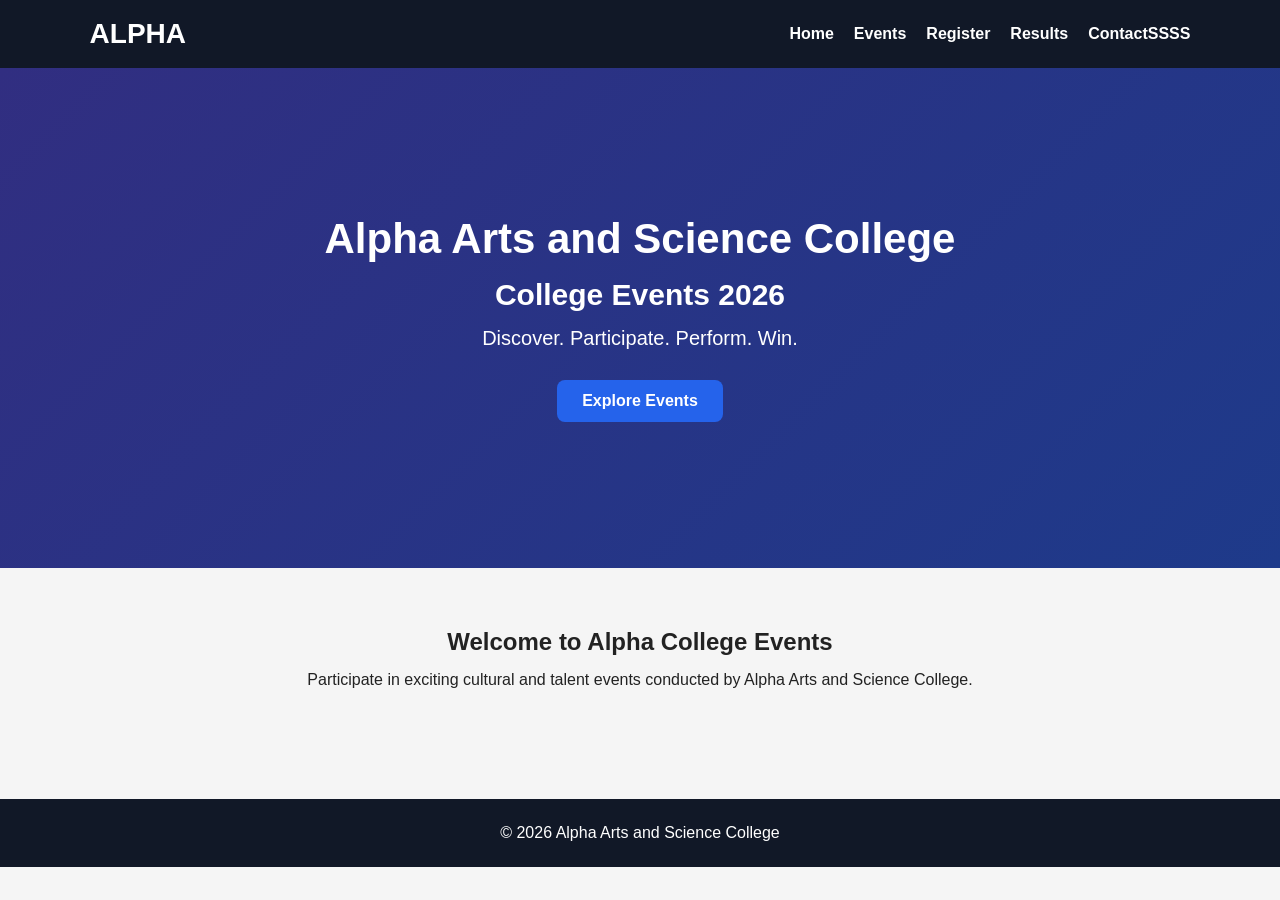
<file: index.html>
<!DOCTYPE html>
<html lang="en">
<head>
    <meta charset="UTF-8">
    <meta name="viewport" content="width=device-width, initial-scale=1.0">
    <title>Alpha Arts and Science College - Events</title>
    <link rel="stylesheet" href="css/style.css">
</head>

<body>

<header>
    <div class="logo">ALPHA</div>

    <nav>
        <a href="index.html">Home</a>
        <a href="events.html">Events</a>
        <a href="register.html">Register</a>
        <a href="results.html">Results</a>
        <a href="contact.html">ContactSSSS</a>
    </nav>
</header>

<section class="hero">
    <div>
        <h1>Alpha Arts and Science College</h1>
        <h2>College Events 2026</h2>
        <p>Discover. Participate. Perform. Win.</p>

        <a href="events.html" class="btn">Explore Events</a>
    </div>
</section>

<section class="about">
    <h2>Welcome to Alpha College Events</h2>
    <p>
        Participate in exciting cultural and talent events conducted
        by Alpha Arts and Science College.
    </p>
</section>

<footer>
    <p>© 2026 Alpha Arts and Science College</p>
</footer>

</body>
</html>
</file>
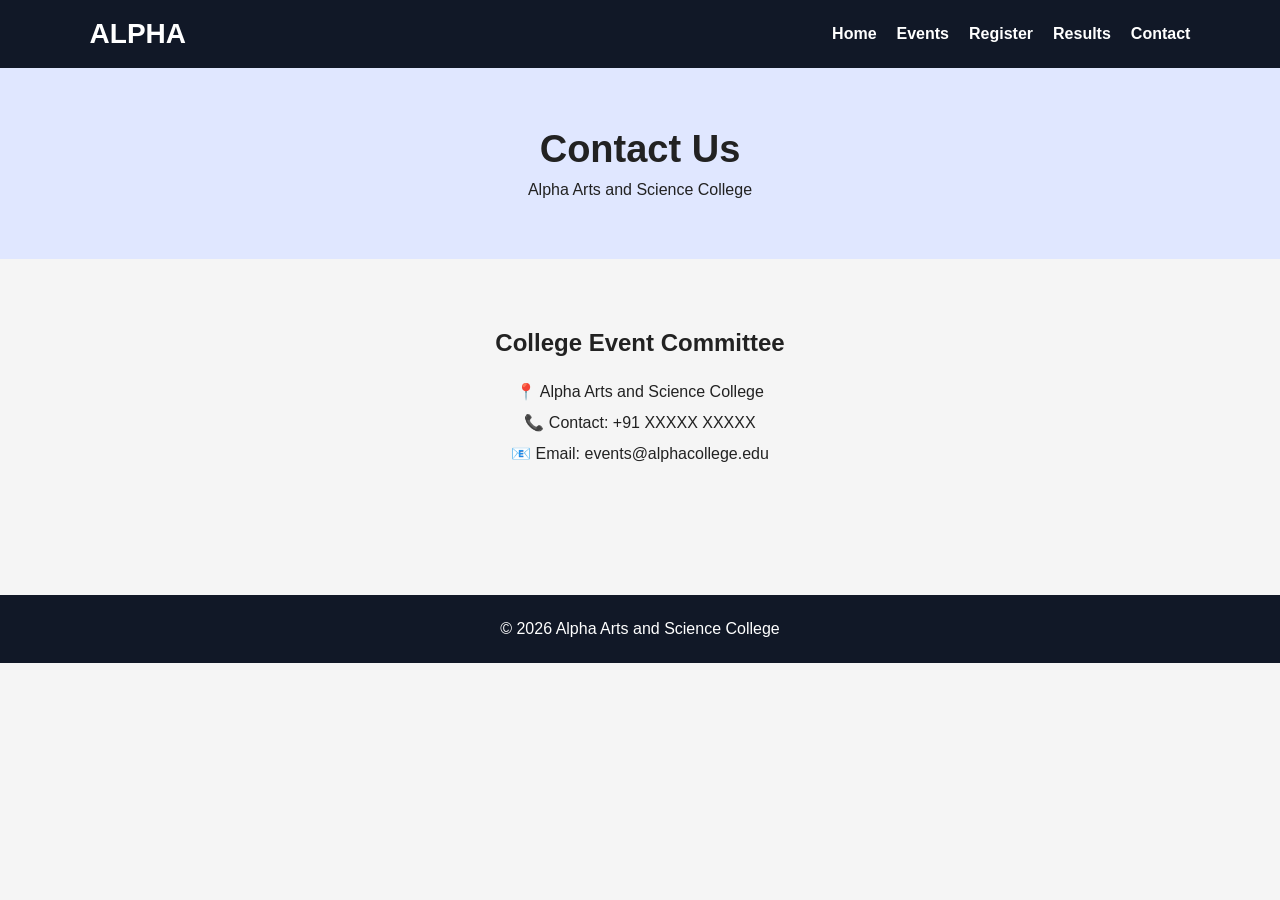
<file: contact.html>
<!DOCTYPE html>
<html lang="en">

<head>
    <meta charset="UTF-8">
    <meta name="viewport" content="width=device-width, initial-scale=1.0">

    <title>Contact - Alpha College</title>

    <link rel="stylesheet" href="css/style.css">
</head>

<body>

<header>
    <div class="logo">ALPHA</div>

    <nav>
        <a href="index.html">Home</a>
        <a href="events.html">Events</a>
        <a href="register.html">Register</a>
        <a href="results.html">Results</a>
        <a href="contact.html">Contact</a>
    </nav>
</header>

<section class="page-title">
    <h1>Contact Us</h1>
    <p>Alpha Arts and Science College</p>
</section>

<section class="contact">

    <h2>College Event Committee</h2>

    <p>📍 Alpha Arts and Science College</p>
    <p>📞 Contact: +91 XXXXX XXXXX</p>
    <p>📧 Email: events@alphacollege.edu</p>

</section>

<footer>
    <p>© 2026 Alpha Arts and Science College</p>
</footer>

</body>
</html>
</file>
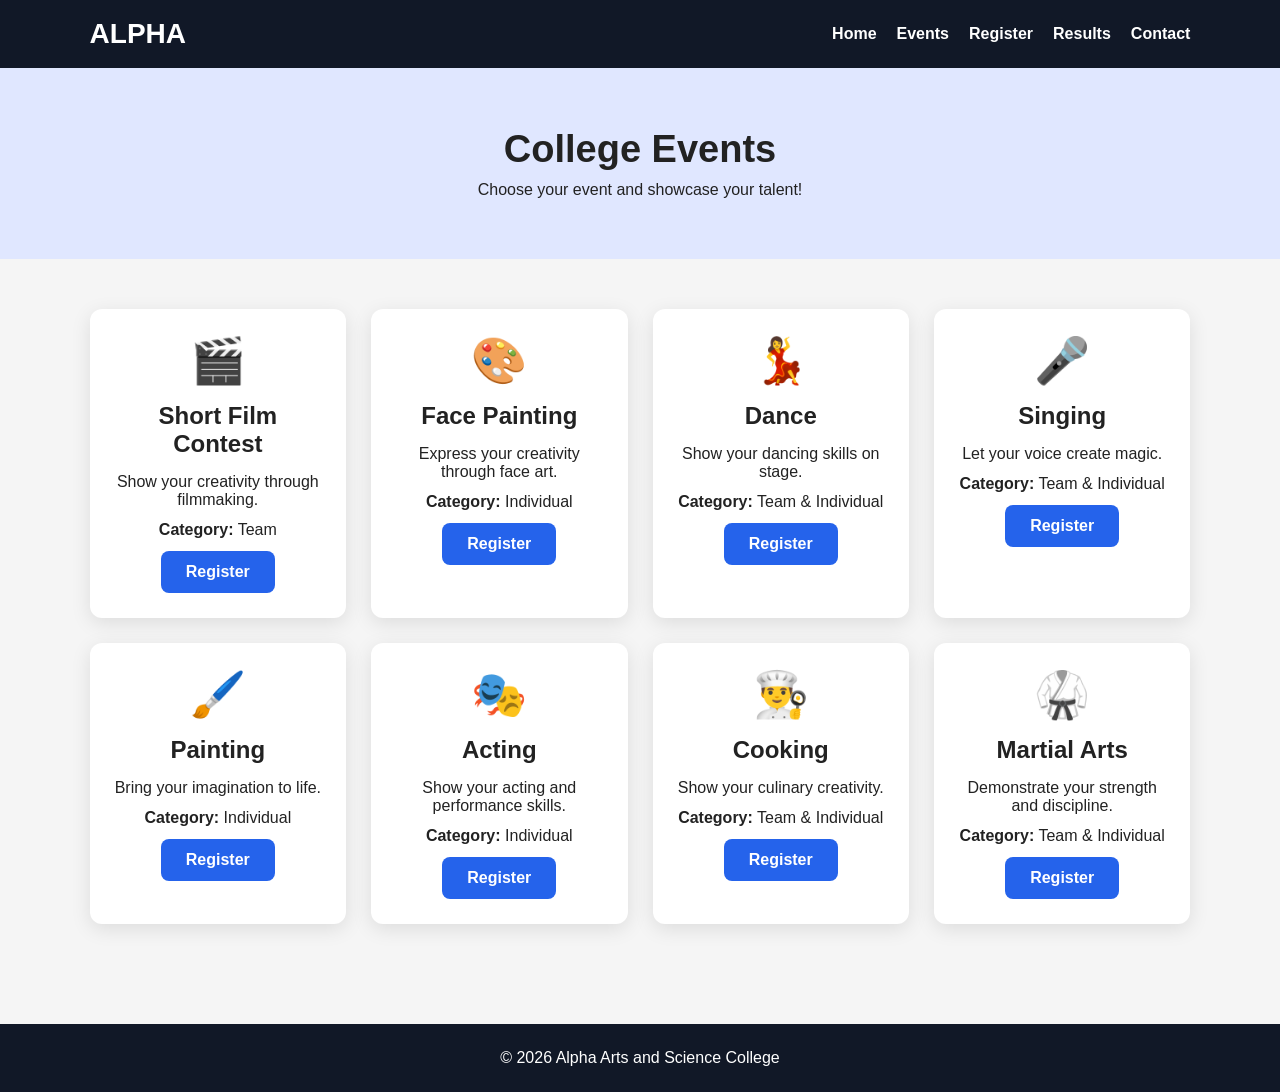
<file: events.html>
<!DOCTYPE html>
<html lang="en">
<head>
    <meta charset="UTF-8">
    <meta name="viewport" content="width=device-width, initial-scale=1.0">

    <title>Events - Alpha College</title>

    <link rel="stylesheet" href="css/style.css">
</head>

<body>

<header>
    <div class="logo">ALPHA</div>

    <nav>
        <a href="index.html">Home</a>
        <a href="events.html">Events</a>
        <a href="register.html">Register</a>
        <a href="results.html">Results</a>
        <a href="contact.html">Contact</a>
    </nav>
</header>

<section class="page-title">
    <h1>College Events</h1>
    <p>Choose your event and showcase your talent!</p>
</section>

<section class="events">

    <div class="event-card">
        <span>🎬</span>
        <h2>Short Film Contest</h2>
        <p>Show your creativity through filmmaking.</p>
        <p><b>Category:</b> Team</p>
        <a href="register.html" class="btn">Register</a>
    </div>

    <div class="event-card">
        <span>🎨</span>
        <h2>Face Painting</h2>
        <p>Express your creativity through face art.</p>
        <p><b>Category:</b> Individual</p>
        <a href="register.html" class="btn">Register</a>
    </div>

    <div class="event-card">
        <span>💃</span>
        <h2>Dance</h2>
        <p>Show your dancing skills on stage.</p>
        <p><b>Category:</b> Team & Individual</p>
        <a href="register.html" class="btn">Register</a>
    </div>

    <div class="event-card">
        <span>🎤</span>
        <h2>Singing</h2>
        <p>Let your voice create magic.</p>
        <p><b>Category:</b> Team & Individual</p>
        <a href="register.html" class="btn">Register</a>
    </div>

    <div class="event-card">
        <span>🖌️</span>
        <h2>Painting</h2>
        <p>Bring your imagination to life.</p>
        <p><b>Category:</b> Individual</p>
        <a href="register.html" class="btn">Register</a>
    </div>

    <div class="event-card">
        <span>🎭</span>
        <h2>Acting</h2>
        <p>Show your acting and performance skills.</p>
        <p><b>Category:</b> Individual</p>
        <a href="register.html" class="btn">Register</a>
    </div>

    <div class="event-card">
        <span>👨‍🍳</span>
        <h2>Cooking</h2>
        <p>Show your culinary creativity.</p>
        <p><b>Category:</b> Team & Individual</p>
        <a href="register.html" class="btn">Register</a>
    </div>

    <div class="event-card">
        <span>🥋</span>
        <h2>Martial Arts</h2>
        <p>Demonstrate your strength and discipline.</p>
        <p><b>Category:</b> Team & Individual</p>
        <a href="register.html" class="btn">Register</a>
    </div>

</section>

<footer>
    <p>© 2026 Alpha Arts and Science College</p>
</footer>

</body>
</html>
</file>
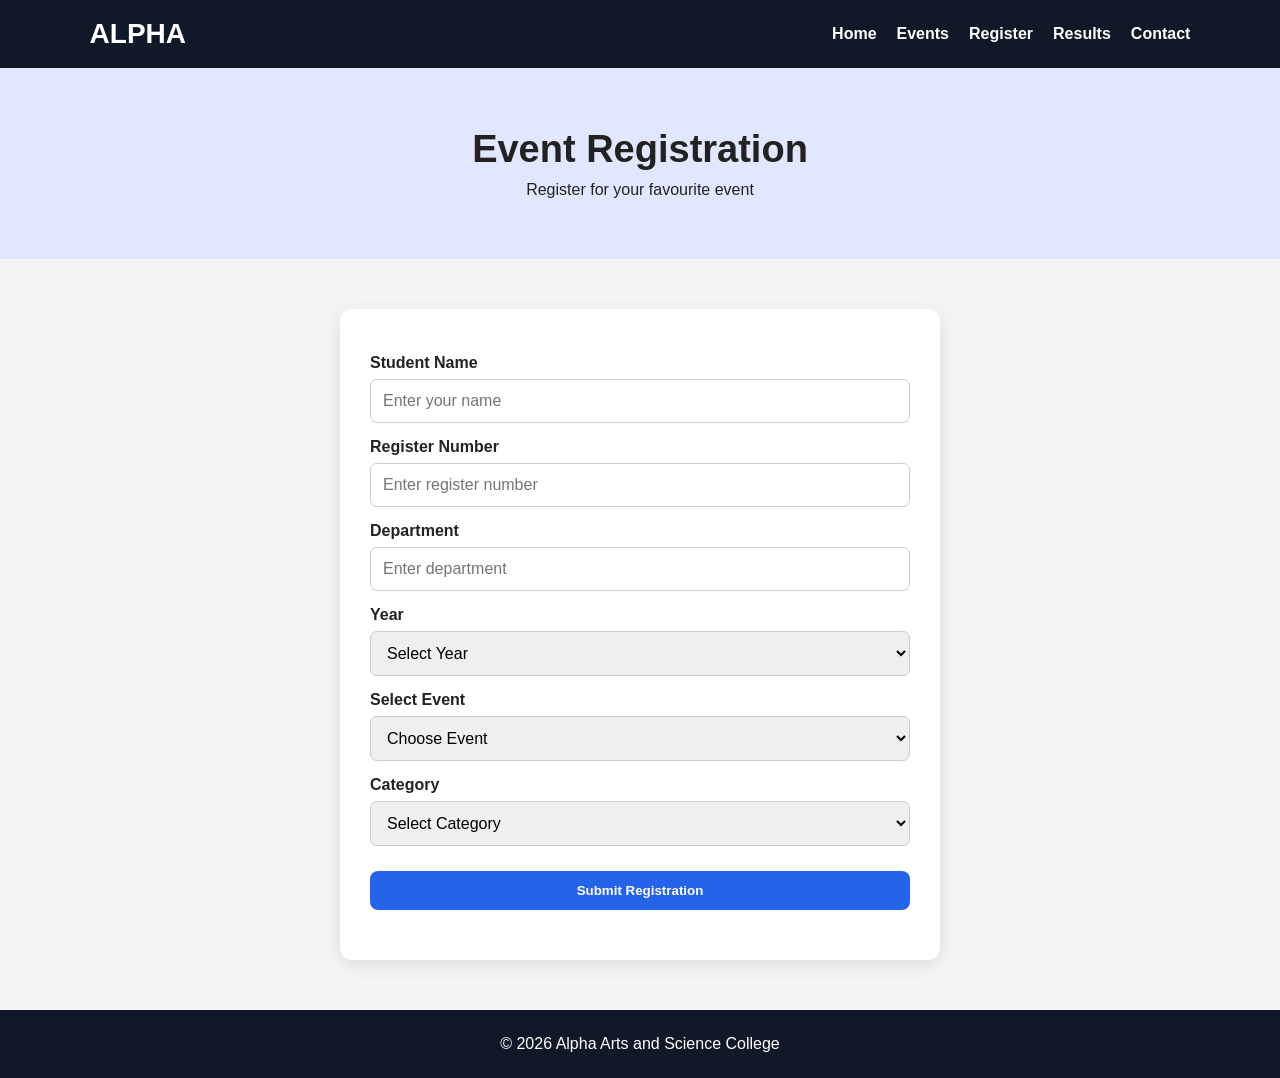
<file: register.html>
<!DOCTYPE html>
<html lang="en">

<head>
    <meta charset="UTF-8">
    <meta name="viewport" content="width=device-width, initial-scale=1.0">

    <title>Registration - Alpha College</title>

    <link rel="stylesheet" href="css/style.css">
</head>

<body>

<header>
    <div class="logo">ALPHA</div>

    <nav>
        <a href="index.html">Home</a>
        <a href="events.html">Events</a>
        <a href="register.html">Register</a>
        <a href="results.html">Results</a>
        <a href="contact.html">Contact</a>
    </nav>
</header>

<section class="page-title">
    <h1>Event Registration</h1>
    <p>Register for your favourite event</p>
</section>

<section class="form-container">

    <form id="registrationForm">

        <label>Student Name</label>
        <input type="text" id="name" placeholder="Enter your name" required>

        <label>Register Number</label>
        <input type="text" id="registerNumber" placeholder="Enter register number" required>

        <label>Department</label>
        <input type="text" id="department" placeholder="Enter department" required>

        <label>Year</label>

        <select id="year" required>
            <option value="">Select Year</option>
            <option>1st Year</option>
            <option>2nd Year</option>
            <option>3rd Year</option>
        </select>

        <label>Select Event</label>

        <select id="event" required>
            <option value="">Choose Event</option>
            <option>Short Film Contest</option>
            <option>Face Painting</option>
            <option>Dance</option>
            <option>Singing</option>
            <option>Painting</option>
            <option>Acting</option>
            <option>Cooking</option>
            <option>Martial Arts</option>
        </select>

        <label>Category</label>

        <select id="category" required>
            <option value="">Select Category</option>
            <option>Individual</option>
            <option>Team</option>
        </select>

        <button type="submit" class="btn">Submit Registration</button>

    </form>

    <div id="message"></div>

</section>

<footer>
    <p>© 2026 Alpha Arts and Science College</p>
</footer>

<script src="js/script.js"></script>

</body>
</html>
</file>
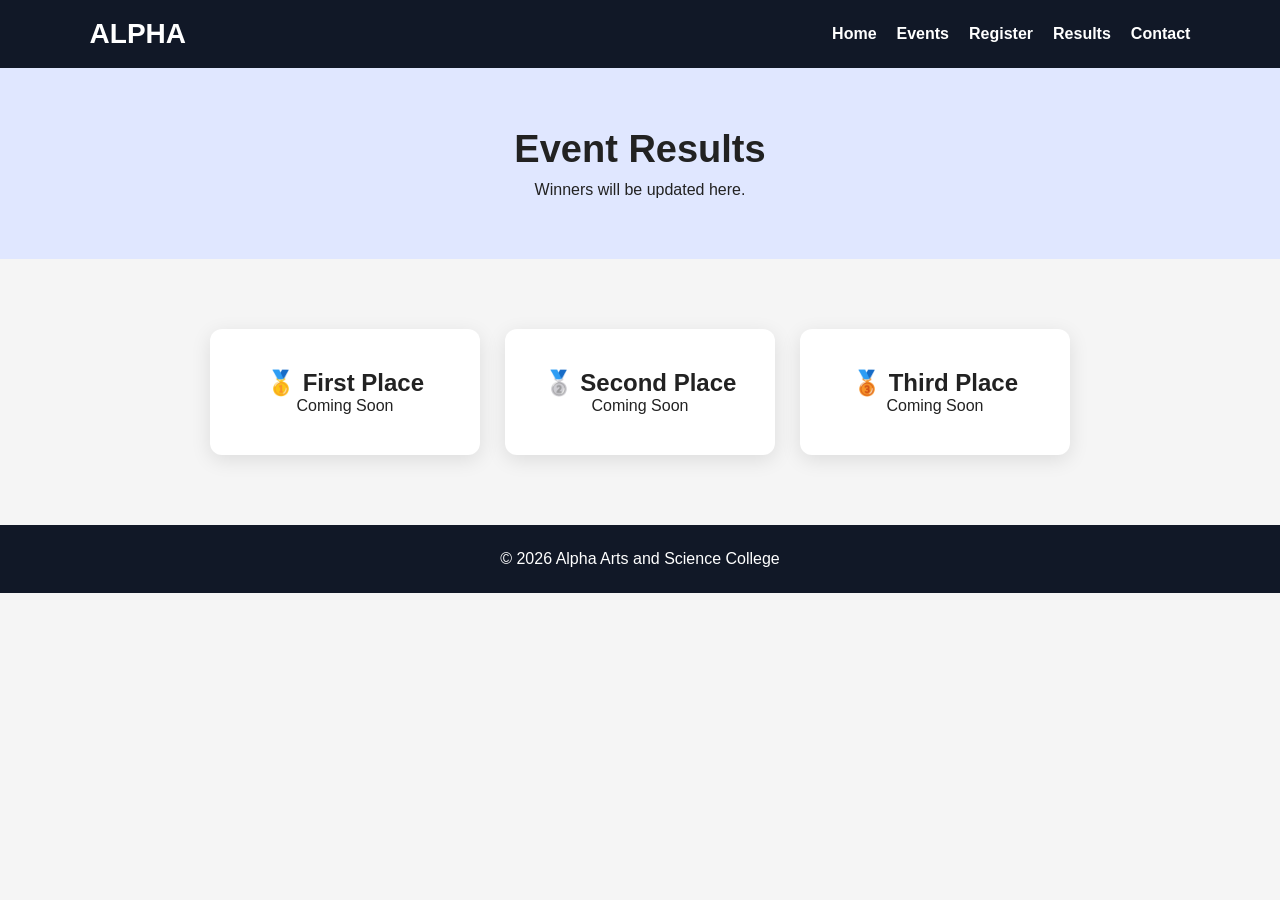
<file: results.html>
<!DOCTYPE html>
<html lang="en">

<head>
    <meta charset="UTF-8">
    <meta name="viewport" content="width=device-width, initial-scale=1.0">

    <title>Results - Alpha College</title>

    <link rel="stylesheet" href="css/style.css">
</head>

<body>

<header>
    <div class="logo">ALPHA</div>

    <nav>
        <a href="index.html">Home</a>
        <a href="events.html">Events</a>
        <a href="register.html">Register</a>
        <a href="results.html">Results</a>
        <a href="contact.html">Contact</a>
    </nav>
</header>

<section class="page-title">
    <h1>Event Results</h1>
    <p>Winners will be updated here.</p>
</section>

<section class="results">

    <div class="result-card">
        <h2>🥇 First Place</h2>
        <p>Coming Soon</p>
    </div>

    <div class="result-card">
        <h2>🥈 Second Place</h2>
        <p>Coming Soon</p>
    </div>

    <div class="result-card">
        <h2>🥉 Third Place</h2>
        <p>Coming Soon</p>
    </div>

</section>

<footer>
    <p>© 2026 Alpha Arts and Science College</p>
</footer>

</body>
</html>
</file>
<file: css/style.css>
* {
    margin: 0;
    padding: 0;
    box-sizing: border-box;
}

body {
    font-family: Arial, sans-serif;
    background: #f5f5f5;
    color: #222;
}

header {
    background: #111827;
    color: white;
    padding: 18px 7%;
    display: flex;
    justify-content: space-between;
    align-items: center;
}

.logo {
    font-size: 28px;
    font-weight: bold;
}

nav {
    display: flex;
    gap: 20px;
}

nav a {
    color: white;
    text-decoration: none;
    font-weight: bold;
}

nav a:hover {
    color: #60a5fa;
}

.hero {
    min-height: 500px;
    display: flex;
    justify-content: center;
    align-items: center;
    text-align: center;
    background: linear-gradient(135deg, #312e81, #1e3a8a);
    color: white;
    padding: 30px;
}

.hero h1 {
    font-size: 42px;
    margin-bottom: 15px;
}

.hero h2 {
    font-size: 30px;
    margin-bottom: 15px;
}

.hero p {
    font-size: 20px;
    margin-bottom: 30px;
}

.btn {
    display: inline-block;
    background: #2563eb;
    color: white;
    padding: 12px 25px;
    border-radius: 8px;
    text-decoration: none;
    border: none;
    cursor: pointer;
    font-weight: bold;
}

.btn:hover {
    background: #1d4ed8;
}

.about {
    text-align: center;
    padding: 60px 20px;
}

.about h2 {
    margin-bottom: 15px;
}

.page-title {
    text-align: center;
    padding: 60px 20px;
    background: #e0e7ff;
}

.page-title h1 {
    font-size: 38px;
    margin-bottom: 10px;
}

.events {
    padding: 50px 7%;
    display: grid;
    grid-template-columns: repeat(4, 1fr);
    gap: 25px;
}

.event-card {
    background: white;
    padding: 25px;
    border-radius: 12px;
    box-shadow: 0 5px 20px rgba(0,0,0,0.1);
    text-align: center;
}

.event-card span {
    font-size: 45px;
}

.event-card h2 {
    margin: 15px 0;
}

.event-card p {
    margin-bottom: 12px;
}

.form-container {
    max-width: 600px;
    margin: 50px auto;
    padding: 30px;
    background: white;
    border-radius: 12px;
    box-shadow: 0 5px 20px rgba(0,0,0,0.1);
}

form {
    display: flex;
    flex-direction: column;
}

label {
    margin-top: 15px;
    margin-bottom: 7px;
    font-weight: bold;
}

input,
select {
    padding: 12px;
    border: 1px solid #ccc;
    border-radius: 7px;
    font-size: 16px;
}

form .btn {
    margin-top: 25px;
}

#message {
    margin-top: 20px;
    text-align: center;
    font-weight: bold;
}

.results {
    max-width: 900px;
    margin: 50px auto;
    display: grid;
    grid-template-columns: repeat(3, 1fr);
    gap: 25px;
    padding: 20px;
}

.result-card {
    background: white;
    padding: 40px 20px;
    text-align: center;
    border-radius: 12px;
    box-shadow: 0 5px 20px rgba(0,0,0,0.1);
}

.contact {
    text-align: center;
    padding: 70px 20px;
}

.contact h2 {
    margin-bottom: 25px;
}

.contact p {
    margin: 12px;
}

footer {
    background: #111827;
    color: white;
    text-align: center;
    padding: 25px;
    margin-top: 50px;
}

@media (max-width: 900px) {

    .events {
        grid-template-columns: repeat(2, 1fr);
    }

}

@media (max-width: 600px) {

    header {
        flex-direction: column;
        gap: 15px;
    }

    nav {
        flex-wrap: wrap;
        justify-content: center;
    }

    .hero h1 {
        font-size: 30px;
    }

    .hero h2 {
        font-size: 23px;
    }

    .events {
        grid-template-columns: 1fr;
    }

    .results {
        grid-template-columns: 1fr;
    }

}
</file>
